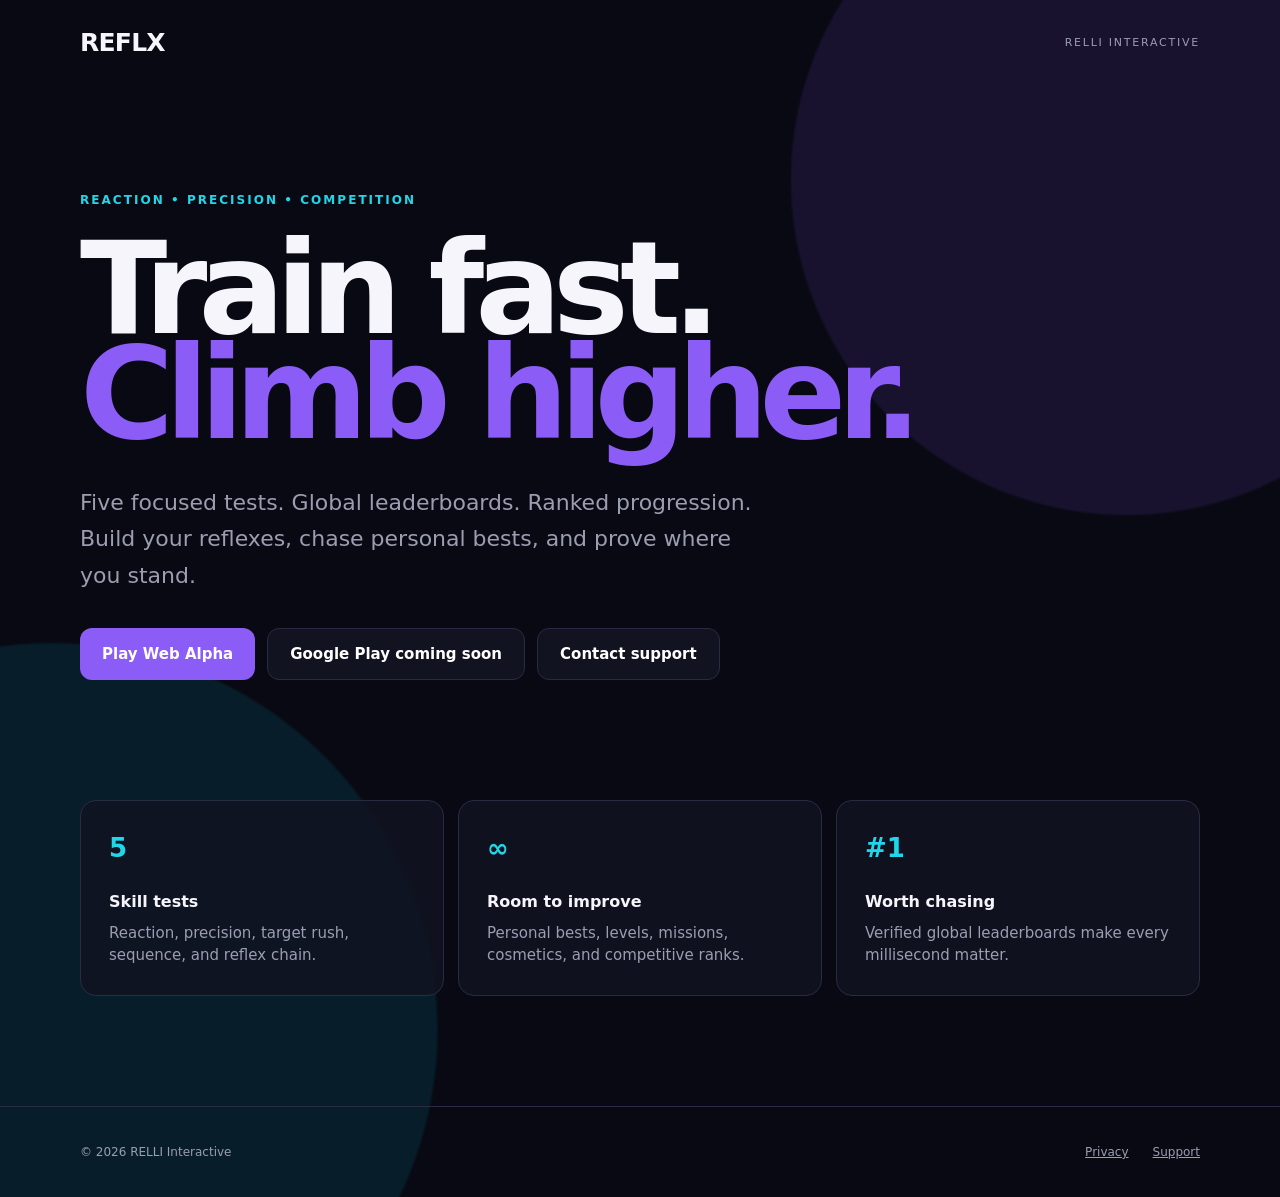
<file: index.html>
<!doctype html>
<html lang="en">
<head>
  <meta charset="utf-8">
  <meta name="viewport" content="width=device-width, initial-scale=1">
  <meta name="description" content="REFLX is a competitive mobile reaction and precision trainer from RELLI Interactive.">
  <meta name="theme-color" content="#080912">
  <title>REFLX — Train Fast. Climb Higher.</title>
  <link rel="stylesheet" href="styles.css">
</head>
<body>
  <main class="shell">
    <nav>
      <a class="brand" href="index.html">REFLX</a>
      <span>RELLI INTERACTIVE</span>
    </nav>
    <section class="hero">
      <div class="eyebrow">REACTION • PRECISION • COMPETITION</div>
      <h1>Train fast.<br><em>Climb higher.</em></h1>
      <p>Five focused tests. Global leaderboards. Ranked progression. Build your reflexes, chase personal bests, and prove where you stand.</p>
      <div class="actions">
        <a class="button" href="https://m0tiv.itch.io/reflx" target="_blank" rel="noopener">Play Web Alpha</a>
        <span class="button secondary">Google Play coming soon</span>
        <a class="button secondary" href="mailto:reflx.support@proton.me">Contact support</a>
      </div>
    </section>
    <section class="features" aria-label="Features">
      <article><strong>5</strong><h2>Skill tests</h2><p>Reaction, precision, target rush, sequence, and reflex chain.</p></article>
      <article><strong>∞</strong><h2>Room to improve</h2><p>Personal bests, levels, missions, cosmetics, and competitive ranks.</p></article>
      <article><strong>#1</strong><h2>Worth chasing</h2><p>Verified global leaderboards make every millisecond matter.</p></article>
    </section>
  </main>
  <footer>
    <div class="shell footer-inner">
      <span>© 2026 RELLI Interactive</span>
      <div><a href="privacy.html">Privacy</a><a href="mailto:reflx.support@proton.me">Support</a></div>
    </div>
  </footer>
</body>
</html>
</file>
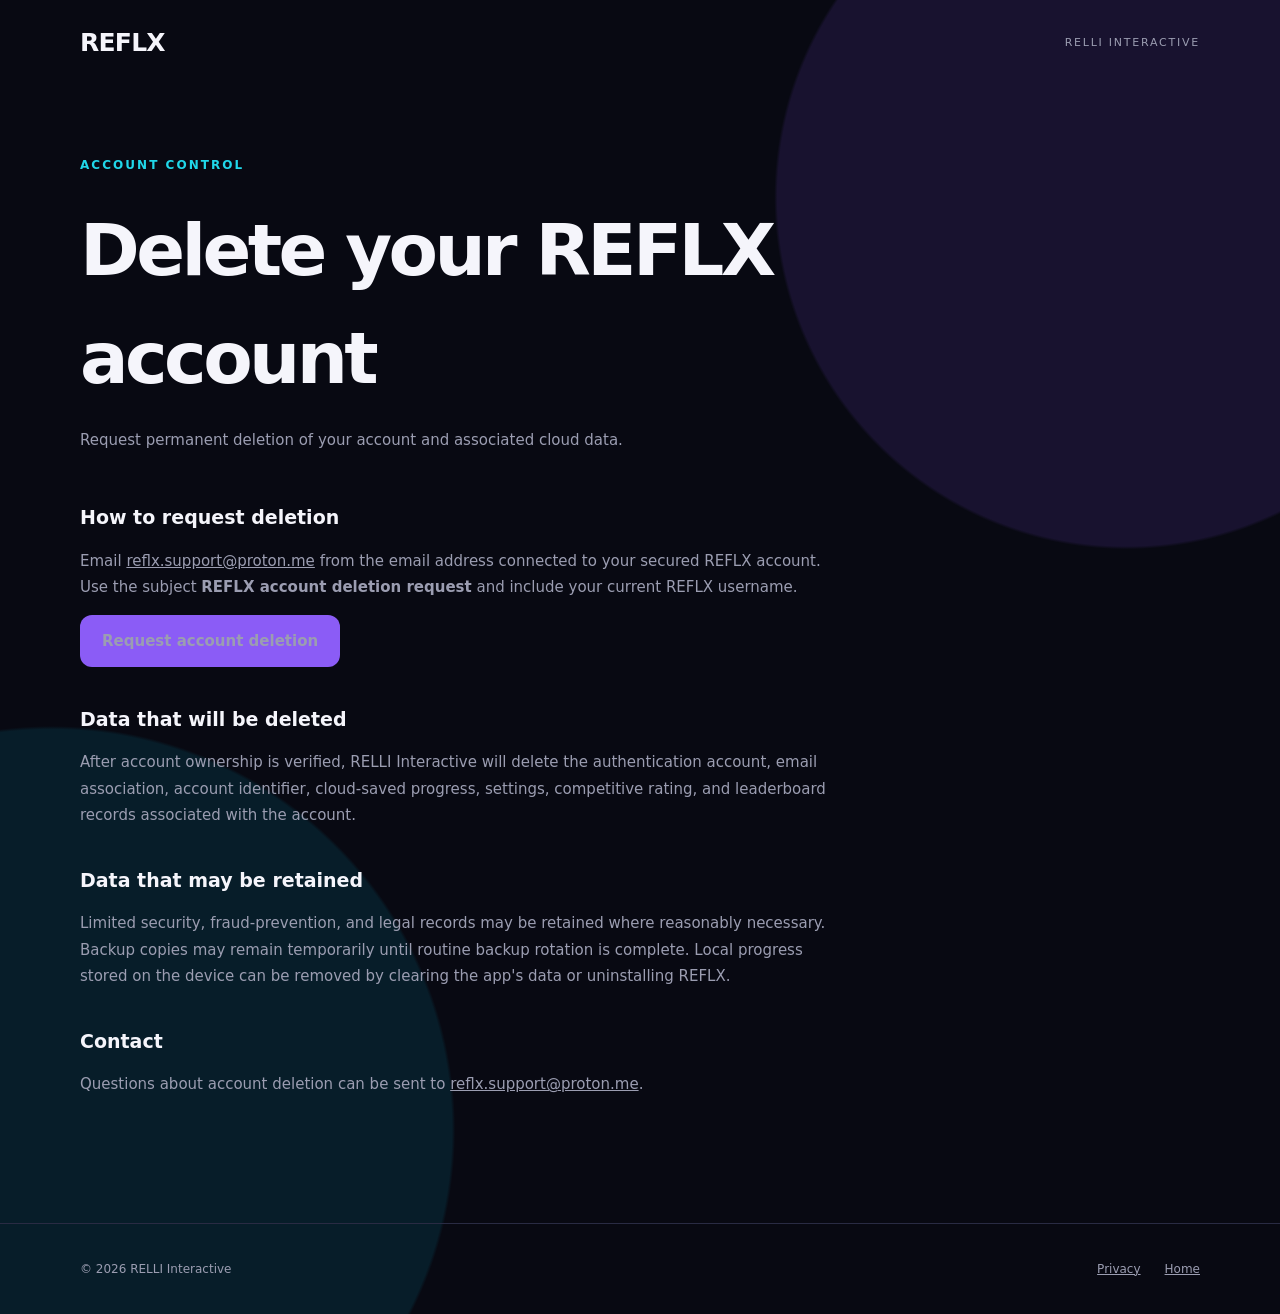
<file: delete-account.html>
<!doctype html>
<html lang="en">
<head>
  <meta charset="utf-8">
  <meta name="viewport" content="width=device-width, initial-scale=1">
  <meta name="theme-color" content="#080912">
  <title>Delete Your Account — REFLX</title>
  <link rel="stylesheet" href="styles.css">
</head>
<body>
  <main class="shell">
    <nav><a class="brand" href="index.html">REFLX</a><span>RELLI INTERACTIVE</span></nav>
    <article class="document">
      <div class="eyebrow">ACCOUNT CONTROL</div>
      <h1>Delete your REFLX account</h1>
      <p class="updated">Request permanent deletion of your account and associated cloud data.</p>

      <h2>How to request deletion</h2>
      <p>Email <a href="mailto:reflx.support@proton.me?subject=REFLX%20account%20deletion%20request">reflx.support@proton.me</a> from the email address connected to your secured REFLX account. Use the subject <strong>REFLX account deletion request</strong> and include your current REFLX username.</p>
      <p><a class="button" href="mailto:reflx.support@proton.me?subject=REFLX%20account%20deletion%20request&body=REFLX%20username%3A%20%0AAccount%20email%3A%20">Request account deletion</a></p>

      <h2>Data that will be deleted</h2>
      <p>After account ownership is verified, RELLI Interactive will delete the authentication account, email association, account identifier, cloud-saved progress, settings, competitive rating, and leaderboard records associated with the account.</p>

      <h2>Data that may be retained</h2>
      <p>Limited security, fraud-prevention, and legal records may be retained where reasonably necessary. Backup copies may remain temporarily until routine backup rotation is complete. Local progress stored on the device can be removed by clearing the app's data or uninstalling REFLX.</p>

      <h2>Contact</h2>
      <p>Questions about account deletion can be sent to <a href="mailto:reflx.support@proton.me">reflx.support@proton.me</a>.</p>
    </article>
  </main>
  <footer><div class="shell footer-inner"><span>© 2026 RELLI Interactive</span><div><a href="privacy.html">Privacy</a><a href="index.html">Home</a></div></div></footer>
</body>
</html>
</file>
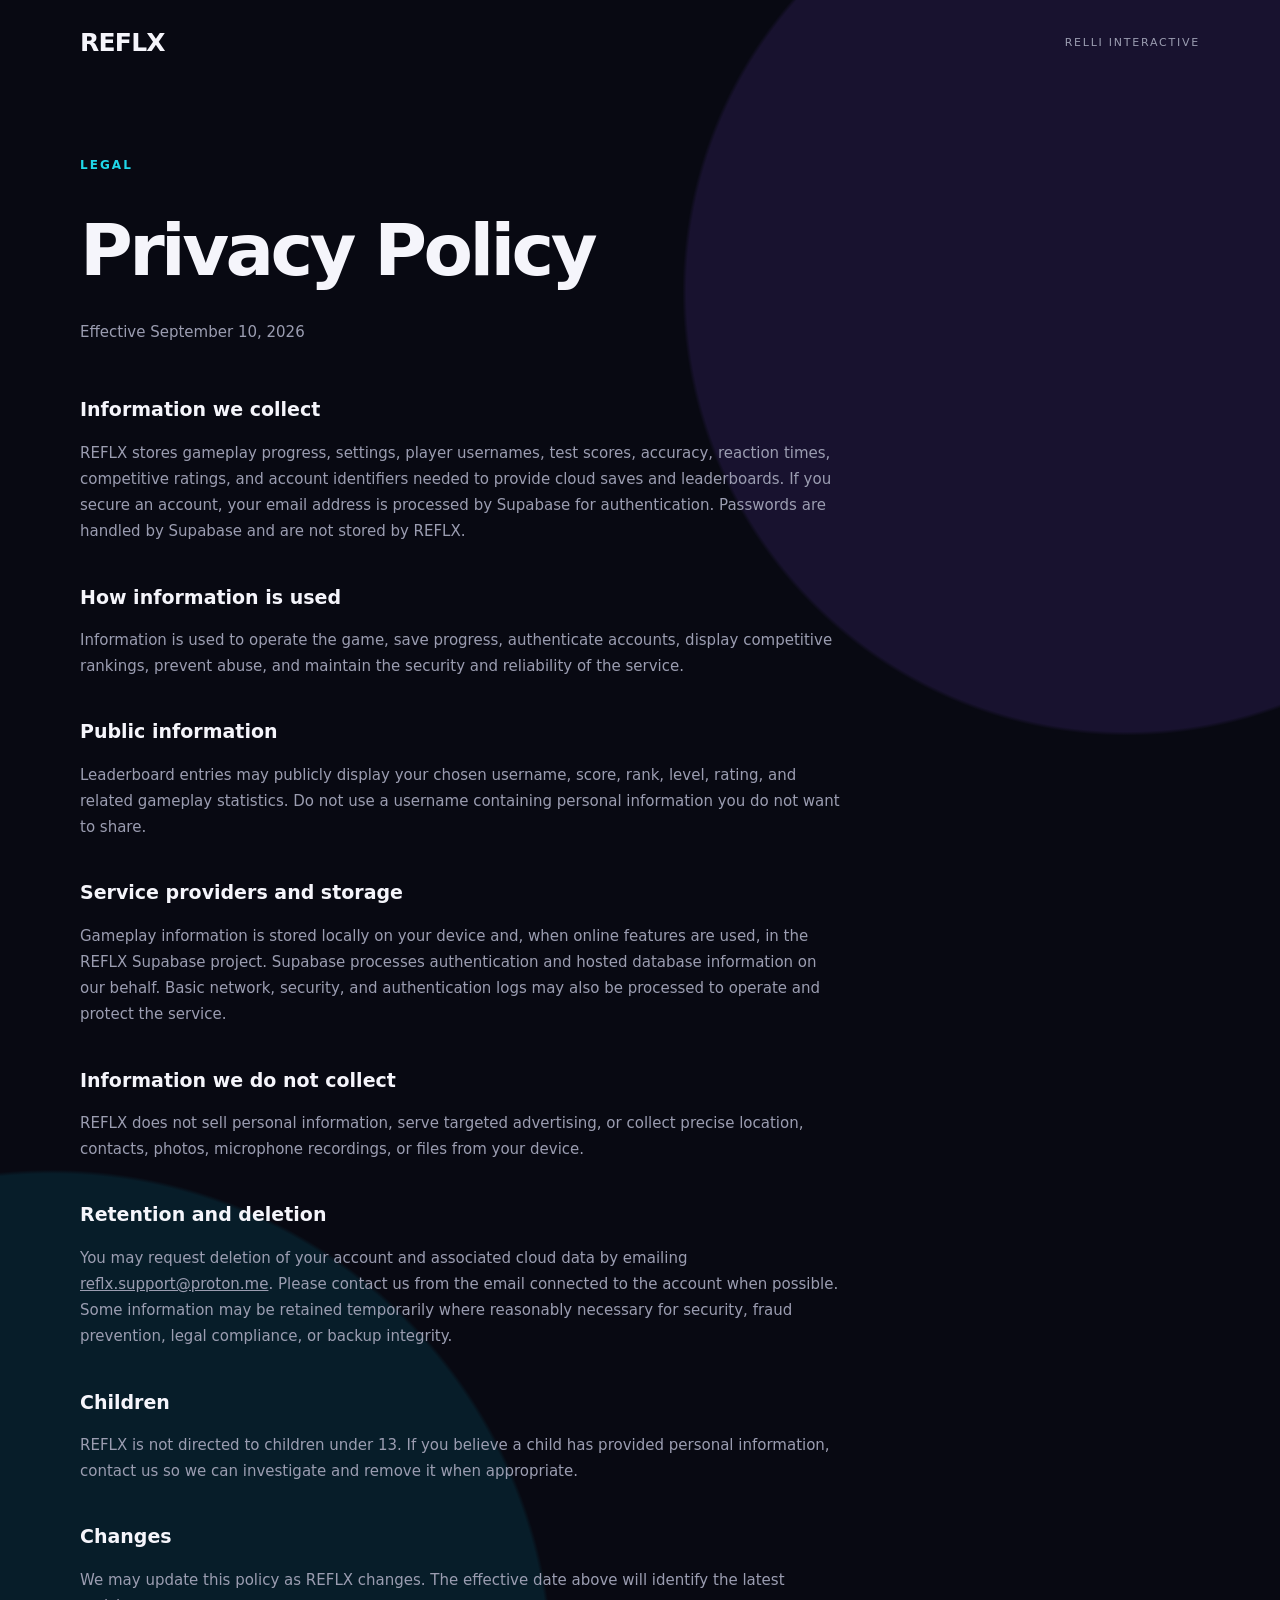
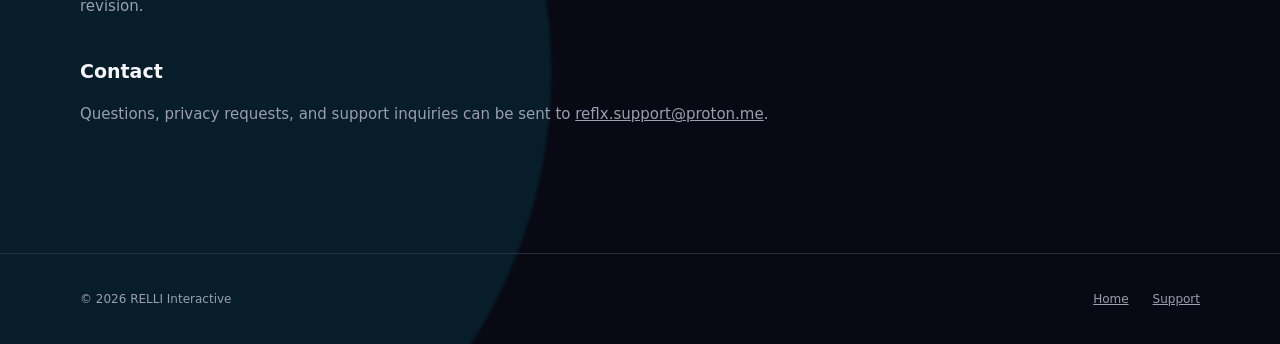
<file: privacy.html>
<!doctype html>
<html lang="en">
<head>
  <meta charset="utf-8">
  <meta name="viewport" content="width=device-width, initial-scale=1">
  <meta name="theme-color" content="#080912">
  <title>Privacy Policy — REFLX</title>
  <link rel="stylesheet" href="styles.css">
</head>
<body>
  <main class="shell">
    <nav><a class="brand" href="index.html">REFLX</a><span>RELLI INTERACTIVE</span></nav>
    <article class="document">
      <div class="eyebrow">LEGAL</div>
      <h1>Privacy Policy</h1>
      <p class="updated">Effective September 10, 2026</p>

      <h2>Information we collect</h2>
      <p>REFLX stores gameplay progress, settings, player usernames, test scores, accuracy, reaction times, competitive ratings, and account identifiers needed to provide cloud saves and leaderboards. If you secure an account, your email address is processed by Supabase for authentication. Passwords are handled by Supabase and are not stored by REFLX.</p>

      <h2>How information is used</h2>
      <p>Information is used to operate the game, save progress, authenticate accounts, display competitive rankings, prevent abuse, and maintain the security and reliability of the service.</p>

      <h2>Public information</h2>
      <p>Leaderboard entries may publicly display your chosen username, score, rank, level, rating, and related gameplay statistics. Do not use a username containing personal information you do not want to share.</p>

      <h2>Service providers and storage</h2>
      <p>Gameplay information is stored locally on your device and, when online features are used, in the REFLX Supabase project. Supabase processes authentication and hosted database information on our behalf. Basic network, security, and authentication logs may also be processed to operate and protect the service.</p>

      <h2>Information we do not collect</h2>
      <p>REFLX does not sell personal information, serve targeted advertising, or collect precise location, contacts, photos, microphone recordings, or files from your device.</p>

      <h2>Retention and deletion</h2>
      <p>You may request deletion of your account and associated cloud data by emailing <a href="mailto:reflx.support@proton.me">reflx.support@proton.me</a>. Please contact us from the email connected to the account when possible. Some information may be retained temporarily where reasonably necessary for security, fraud prevention, legal compliance, or backup integrity.</p>

      <h2>Children</h2>
      <p>REFLX is not directed to children under 13. If you believe a child has provided personal information, contact us so we can investigate and remove it when appropriate.</p>

      <h2>Changes</h2>
      <p>We may update this policy as REFLX changes. The effective date above will identify the latest revision.</p>

      <h2>Contact</h2>
      <p>Questions, privacy requests, and support inquiries can be sent to <a href="mailto:reflx.support@proton.me">reflx.support@proton.me</a>.</p>
    </article>
  </main>
  <footer><div class="shell footer-inner"><span>© 2026 RELLI Interactive</span><div><a href="index.html">Home</a><a href="mailto:reflx.support@proton.me">Support</a></div></div></footer>
</body>
</html>
</file>
<file: styles.css>
:root{color-scheme:dark;--bg:#080912;--panel:#111321;--line:#292b43;--text:#f5f5fb;--muted:#9b9db1;--purple:#8b5cf6;--cyan:#20d7e9}
*{box-sizing:border-box}
html{background:var(--bg)}
body{margin:0;min-height:100vh;background:radial-gradient(circle at 88% 15%,#18122f 0 22%,transparent 22.2%),radial-gradient(circle at 4% 86%,#071d29 0 24%,transparent 24.2%),var(--bg);color:var(--text);font-family:Inter,system-ui,-apple-system,"Segoe UI",sans-serif;font-size:15px;line-height:1.5}
.shell{width:min(1120px,calc(100% - 48px));margin:auto}
nav{height:86px;display:flex;align-items:center;justify-content:space-between;font-size:11px;letter-spacing:.16em;color:var(--muted)}
nav .brand{color:var(--text);font-size:25px;letter-spacing:-.03em;font-weight:800;text-decoration:none}
.hero{padding:105px 0 120px;max-width:850px}
.eyebrow{color:var(--cyan);font-weight:700;letter-spacing:.17em;font-size:12px}
.hero h1{font-size:clamp(64px,10vw,132px);line-height:.82;letter-spacing:-.07em;margin:28px 0 38px}
.hero h1 em{font-style:normal;color:var(--purple)}
.hero p{max-width:690px;color:var(--muted);font-size:clamp(17px,2.1vw,22px);line-height:1.65}
.actions{display:flex;gap:12px;margin-top:34px;flex-wrap:wrap}
.button{display:inline-flex;align-items:center;min-height:52px;padding:0 22px;border-radius:12px;background:var(--purple);color:white;text-decoration:none;font-weight:700}
.button.secondary{background:var(--panel);border:1px solid var(--line)}
.features{display:grid;grid-template-columns:repeat(3,1fr);gap:14px;padding-bottom:110px}
.features article{padding:28px;border:1px solid var(--line);border-radius:16px;background:rgba(17,19,33,.85)}
.features strong{color:var(--cyan);font-size:26px}
.features h2{font-size:16px;margin:22px 0 8px}
.features p{color:var(--muted);margin:0}
.document{max-width:760px;padding:70px 0 110px}
.document .eyebrow{margin-bottom:22px}
.document h1{font-size:clamp(42px,7vw,72px);letter-spacing:-.05em;margin:0 0 15px}
.document .updated{color:var(--muted);margin-bottom:50px}
.document h2{margin-top:38px;font-size:19px}
.document p,.document li{color:var(--muted);line-height:1.75}
.document a,footer a{color:inherit}
footer{border-top:1px solid var(--line);color:var(--muted);font-size:12px}
.footer-inner{min-height:90px;display:flex;justify-content:space-between;align-items:center}
.footer-inner a{margin-left:24px}
@media(max-width:700px){.shell{width:min(100% - 32px,1120px)}.hero{padding:74px 0 86px}.hero h1{font-size:58px}.features{grid-template-columns:1fr;padding-bottom:76px}.footer-inner{align-items:flex-start;flex-direction:column;justify-content:center;gap:10px}}
</file>
